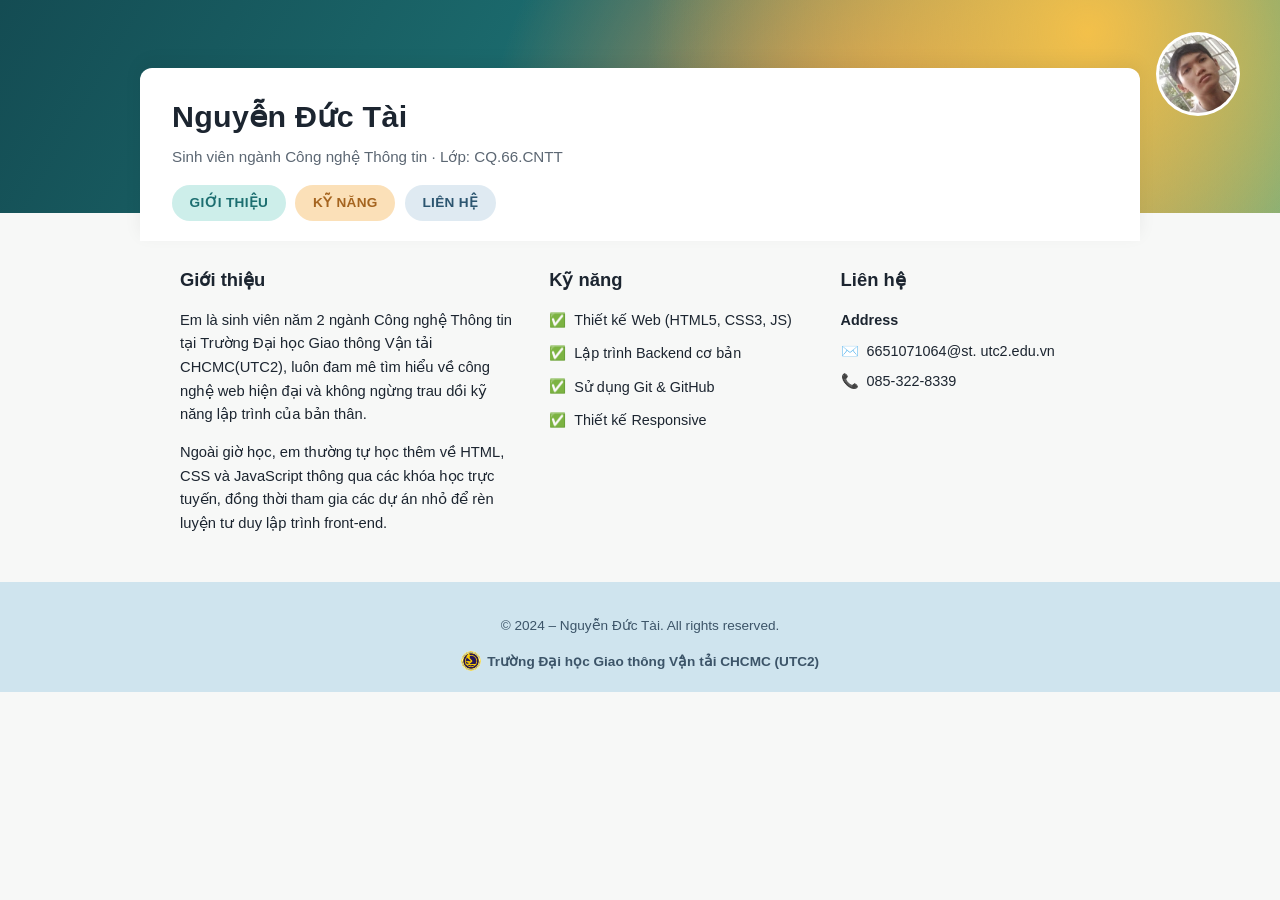
<file: 6651071064_BTLT3/C1_6650171064/index.html>
<!DOCTYPE html>
<html lang="vi">
<head>
  <meta charset="UTF-8">
  <meta name="viewport" content="width=device-width, initial-scale=1.0">
  <meta name="description" content="Trang giới thiệu cá nhân của sinh viên">
  <meta name="author" content="Nguyễn Đức Tài">
  <meta name="keywords" content="sinh viên, CNTT, giới thiệu">
  <title>Giới thiệu bản thân – Nguyễn Đức Tài</title>
  <link rel="stylesheet" href="style.css">
</head>
<body>

  <header>
    <div class="avatar-wrap">
      <img src="avatar.png" alt="Ảnh đại diện Nguyễn Đức Tài">
    </div>

    <div class="banner-card">
      <hgroup>
        <h1>Nguyễn Đức Tài</h1>
        <h2>Sinh viên ngành Công nghệ Thông tin · Lớp: CQ.66.CNTT</h2>
      </hgroup>
      <nav>
        <a href="#gioithieu">GIỚI THIỆU</a>
        <a href="#kynang">KỸ NĂNG</a>
        <a href="#lienhe">LIÊN HỆ</a>
      </nav>
    </div>
  </header>

  <main>
    <section id="gioithieu">
      <h2>Giới thiệu</h2>
      <p>Em là sinh viên năm 2 ngành Công nghệ Thông tin tại Trường Đại học Giao thông Vận tải CHCMC(UTC2), luôn đam mê tìm hiểu về công nghệ web hiện đại và không ngừng trau dồi kỹ năng lập trình của bản thân.</p>
      <p>Ngoài giờ học, em thường tự học thêm về HTML, CSS và JavaScript thông qua các khóa học trực tuyến, đồng thời tham gia các dự án nhỏ để rèn luyện tư duy lập trình front-end.</p>
    </section>

    <section id="kynang">
      <h2>Kỹ năng</h2>
      <ul>
        <li>Thiết kế Web (HTML5, CSS3, JS)</li>
        <li>Lập trình Backend cơ bản</li>
        <li>Sử dụng Git &amp; GitHub</li>
        <li>Thiết kế Responsive</li>
      </ul>
    </section>

    <section id="lienhe">
      <h2>Liên hệ</h2>
      <address>
        <span class="label">Address</span>
        <span>✉️ <a href="mailto:ducbi2708@gmail.com">6651071064@st. utc2.edu.vn</a></span>
        <span>📞 <a href="tel:0853228339">085-322-8339</a></span>
      </address>
    </section>
  </main>

  <footer>
    <p>&copy; 2024 – Nguyễn Đức Tài. All rights reserved.</p>
    <div class="school">
      <img src="utc.png" alt="Logo UTC">
      <span>Trường Đại học Giao thông Vận tải CHCMC (UTC2)</span>
    </div>
  </footer>

</body>
</html>
</file>
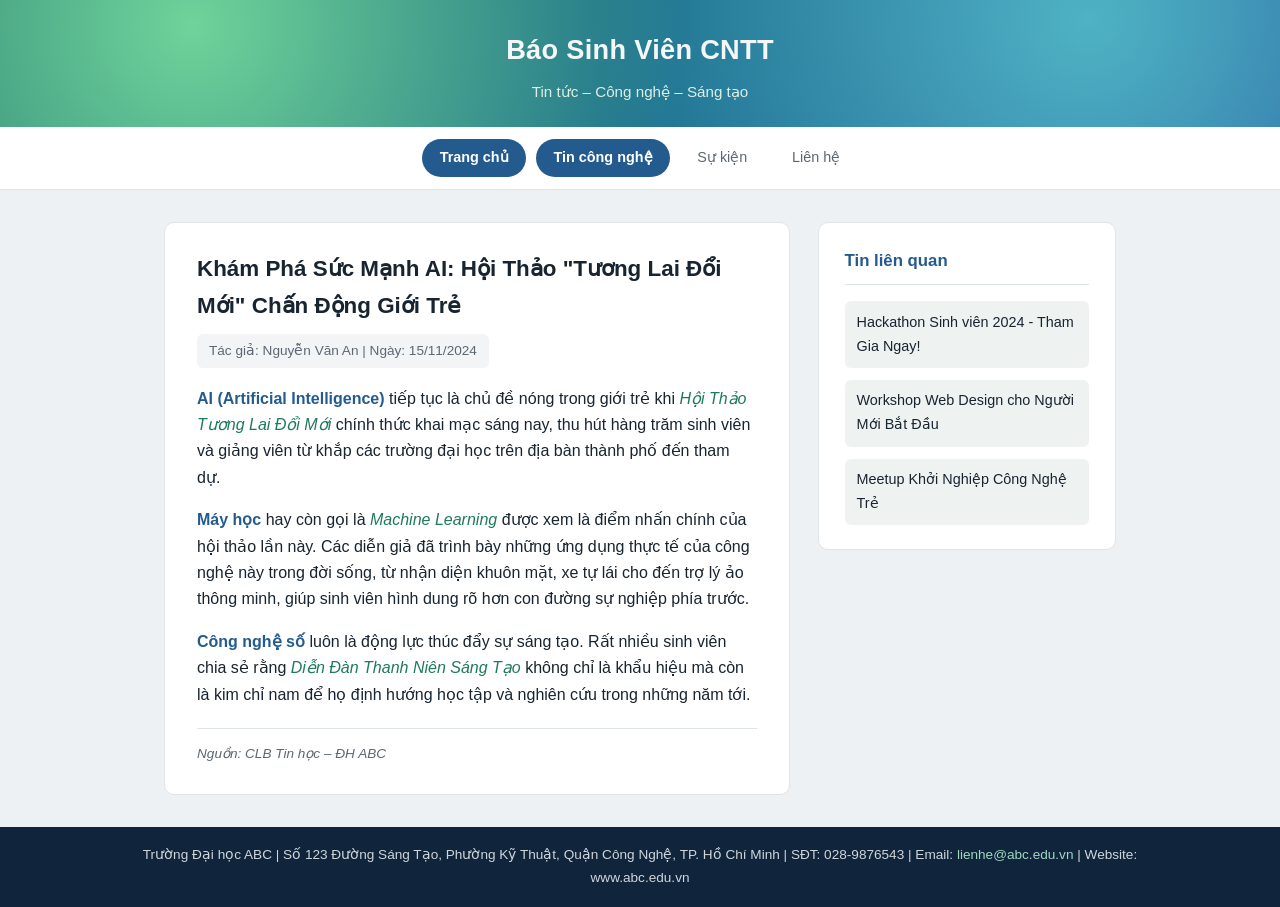
<file: 6651071064_BTLT3/C2_6650171064/tintuc.html>
<!DOCTYPE html>
<html lang="vi">
<head>
  <meta charset="UTF-8">
  <meta name="viewport" content="width=device-width, initial-scale=1.0">
  <meta name="description" content="Trang tin tức của CLB Sinh viên CNTT">
  <title>Báo Sinh Viên CNTT – Tin tức</title>
  <link rel="stylesheet" href="style.css">
</head>
<body>

  <header>
    <hgroup>
      <h1>Báo Sinh Viên CNTT</h1>
      <p>Tin tức – Công nghệ – Sáng tạo</p>
    </hgroup>
  </header>

  <nav>
    <a href="#" class="active">Trang chủ</a>
    <a href="#" class="active">Tin công nghệ</a>
    <a href="#">Sự kiện</a>
    <a href="#">Liên hệ</a>
  </nav>

  <main>
    <article>
      <header>
        <h2>Khám Phá Sức Mạnh AI: Hội Thảo "Tương Lai Đổi Mới" Chấn Động Giới Trẻ</h2>
        <p>Tác giả: Nguyễn Văn An | Ngày: 15/11/2024</p>
      </header>

      <p class="noidung"><strong>AI (Artificial Intelligence)</strong> tiếp tục là chủ đề nóng trong giới trẻ khi <em>Hội Thảo Tương Lai Đổi Mới</em> chính thức khai mạc sáng nay, thu hút hàng trăm sinh viên và giảng viên từ khắp các trường đại học trên địa bàn thành phố đến tham dự.</p>

      <p class="noidung"><strong>Máy học</strong> hay còn gọi là <em>Machine Learning</em> được xem là điểm nhấn chính của hội thảo lần này. Các diễn giả đã trình bày những ứng dụng thực tế của công nghệ này trong đời sống, từ nhận diện khuôn mặt, xe tự lái cho đến trợ lý ảo thông minh, giúp sinh viên hình dung rõ hơn con đường sự nghiệp phía trước.</p>

      <p class="noidung"><strong>Công nghệ số</strong> luôn là động lực thúc đẩy sự sáng tạo. Rất nhiều sinh viên chia sẻ rằng <em>Diễn Đàn Thanh Niên Sáng Tạo</em> không chỉ là khẩu hiệu mà còn là kim chỉ nam để họ định hướng học tập và nghiên cứu trong những năm tới.</p>

      <footer>
        Nguồn: CLB Tin học – ĐH ABC
      </footer>
    </article>

    <aside>
      <h3>Tin liên quan</h3>
      <ul>
        <li><a href="#">Hackathon Sinh viên 2024 - Tham Gia Ngay!</a></li>
        <li><a href="#">Workshop Web Design cho Người Mới Bắt Đầu</a></li>
        <li><a href="#">Meetup Khởi Nghiệp Công Nghệ Trẻ</a></li>
      </ul>
    </aside>
  </main>

  <footer class="site-footer">
    <address>
      Trường Đại học ABC | Số 123 Đường Sáng Tạo, Phường Kỹ Thuật, Quận Công Nghệ, TP. Hồ Chí Minh | SĐT: 028-9876543 | Email: <a href="mailto:lienhe@abc.edu.vn">lienhe@abc.edu.vn</a> | Website: www.abc.edu.vn
    </address>
  </footer>

</body>
</html>
</file>
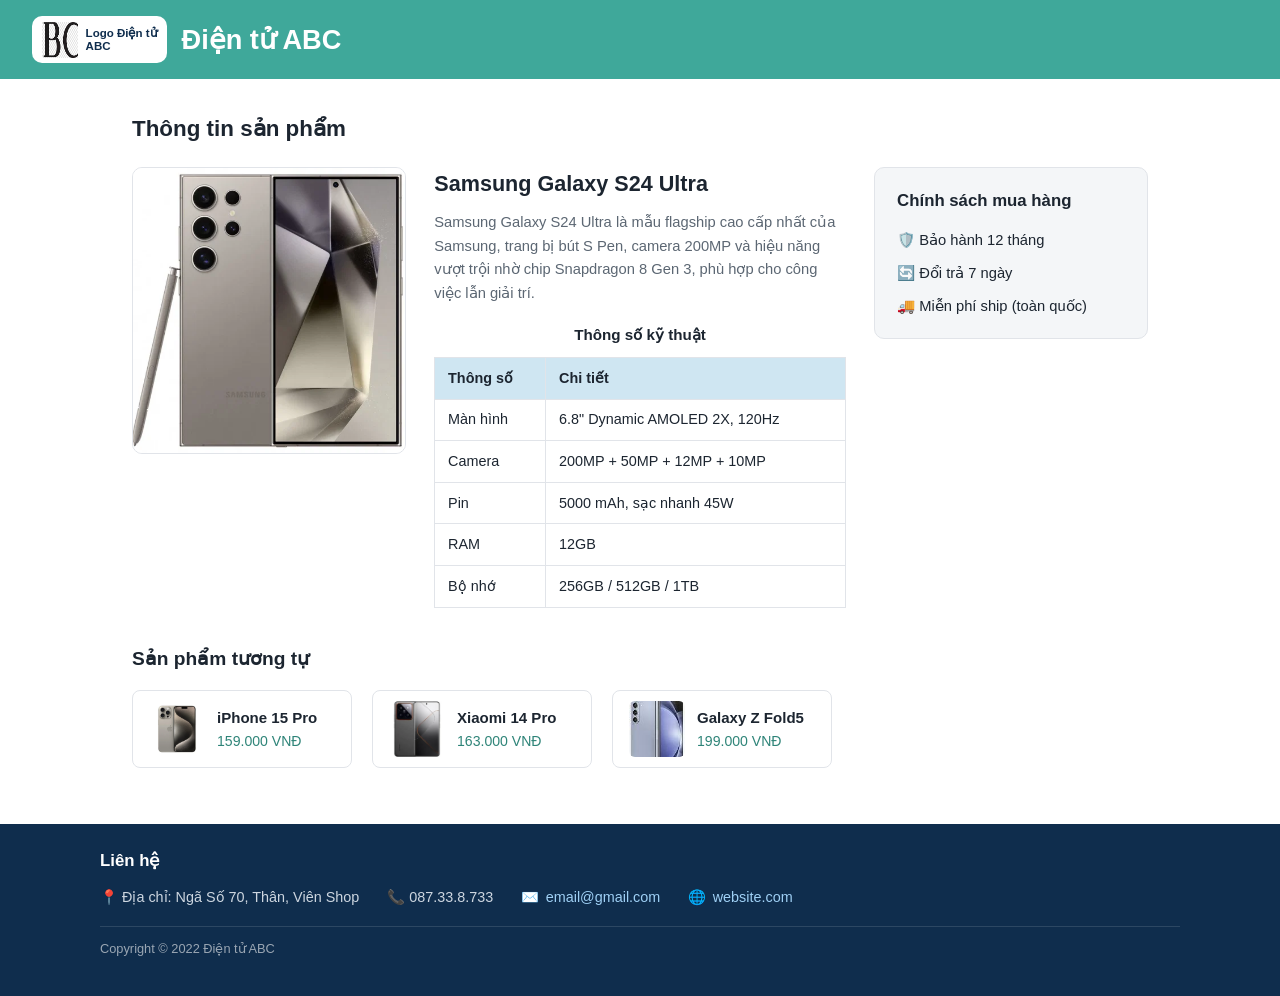
<file: 6651071064_BTLT3/C3_6650171064/sanpham.html>
<!DOCTYPE html>
<html lang="vi">
<head>
  <meta charset="UTF-8">
  <meta name="viewport" content="width=device-width, initial-scale=1.0">
  <meta name="description" content="Trang sản phẩm điện thoại Samsung Galaxy S24 Ultra">
  <title>Điện tử ABC – Samsung Galaxy S24 Ultra</title>
  <link rel="stylesheet" href="style.css">
</head>
<body>

  <header>
    <div class="logo-badge">
      <img src="logo-icon.png" alt="Logo Điện tử ABC">
      <span>Logo Điện tử<br>ABC</span>
    </div>
    <h1>Điện tử ABC</h1>
  </header>

  <main>
    <h2 class="page-title">Thông tin sản phẩm</h2>

    <div class="product-layout">
      <div class="product-media">
        <img src="s24ultra.jpg" alt="Samsung Galaxy S24 Ultra" width="400" height="400">
      </div>

      <div class="product-body">
        <h3>Samsung Galaxy S24 Ultra</h3>
        <p>Samsung Galaxy S24 Ultra là mẫu flagship cao cấp nhất của Samsung, trang bị bút S Pen, camera 200MP và hiệu năng vượt trội nhờ chip Snapdragon 8 Gen 3, phù hợp cho công việc lẫn giải trí.</p>

        <table>
          <caption>Thông số kỹ thuật</caption>
          <thead>
            <tr>
              <th scope="col">Thông số</th>
              <th scope="col">Chi tiết</th>
            </tr>
          </thead>
          <tbody>
            <tr>
              <th scope="row">Màn hình</th>
              <td>6.8" Dynamic AMOLED 2X, 120Hz</td>
            </tr>
            <tr>
              <th scope="row">Camera</th>
              <td>200MP + 50MP + 12MP + 10MP</td>
            </tr>
            <tr>
              <th scope="row">Pin</th>
              <td>5000 mAh, sạc nhanh 45W</td>
            </tr>
            <tr>
              <th scope="row">RAM</th>
              <td>12GB</td>
            </tr>
            <tr>
              <th scope="row">Bộ nhớ</th>
              <td>256GB / 512GB / 1TB</td>
            </tr>
          </tbody>
        </table>
      </div>

      <aside>
        <h3>Chính sách mua hàng</h3>
        <ul>
          <li>🛡️ Bảo hành 12 tháng</li>
          <li>🔄 Đổi trả 7 ngày</li>
          <li>🚚 Miễn phí ship (toàn quốc)</li>
        </ul>
      </aside>
    </div>

    <section id="sanphamtuongtu">
      <h3>Sản phẩm tương tự</h3>
      <ol>
        <li class="similar-card">
          <img src="iphone15pro.jpg" alt="iPhone 15 Pro">
          <div>
            <div class="name">iPhone 15 Pro</div>
            <div class="price">159.000 VNĐ</div>
          </div>
        </li>
        <li class="similar-card">
          <img src="xiaomi14pro.jpg" alt="Xiaomi 14 Pro">
          <div>
            <div class="name">Xiaomi 14 Pro</div>
            <div class="price">163.000 VNĐ</div>
          </div>
        </li>
        <li class="similar-card">
          <img src="foldz5.jpg" alt="Galaxy Z Fold5">
          <div>
            <div class="name">Galaxy Z Fold5</div>
            <div class="price">199.000 VNĐ</div>
          </div>
        </li>
      </ol>
    </section>
  </main>

  <footer>
    <div class="footer-inner">
      <h4>Liên hệ</h4>
      <address>
        <span>📍 Địa chỉ: Ngã Số 70, Thân, Viên Shop</span>
        <span>📞 087.33.8.733</span>
        <span>✉️ <a href="mailto:email@gmail.com">email@gmail.com</a></span>
        <span>🌐 <a href="#">website.com</a></span>
      </address>
      <p class="copyright">Copyright © 2022 Điện tử ABC</p>
    </div>
  </footer>

</body>
</html>
</file>
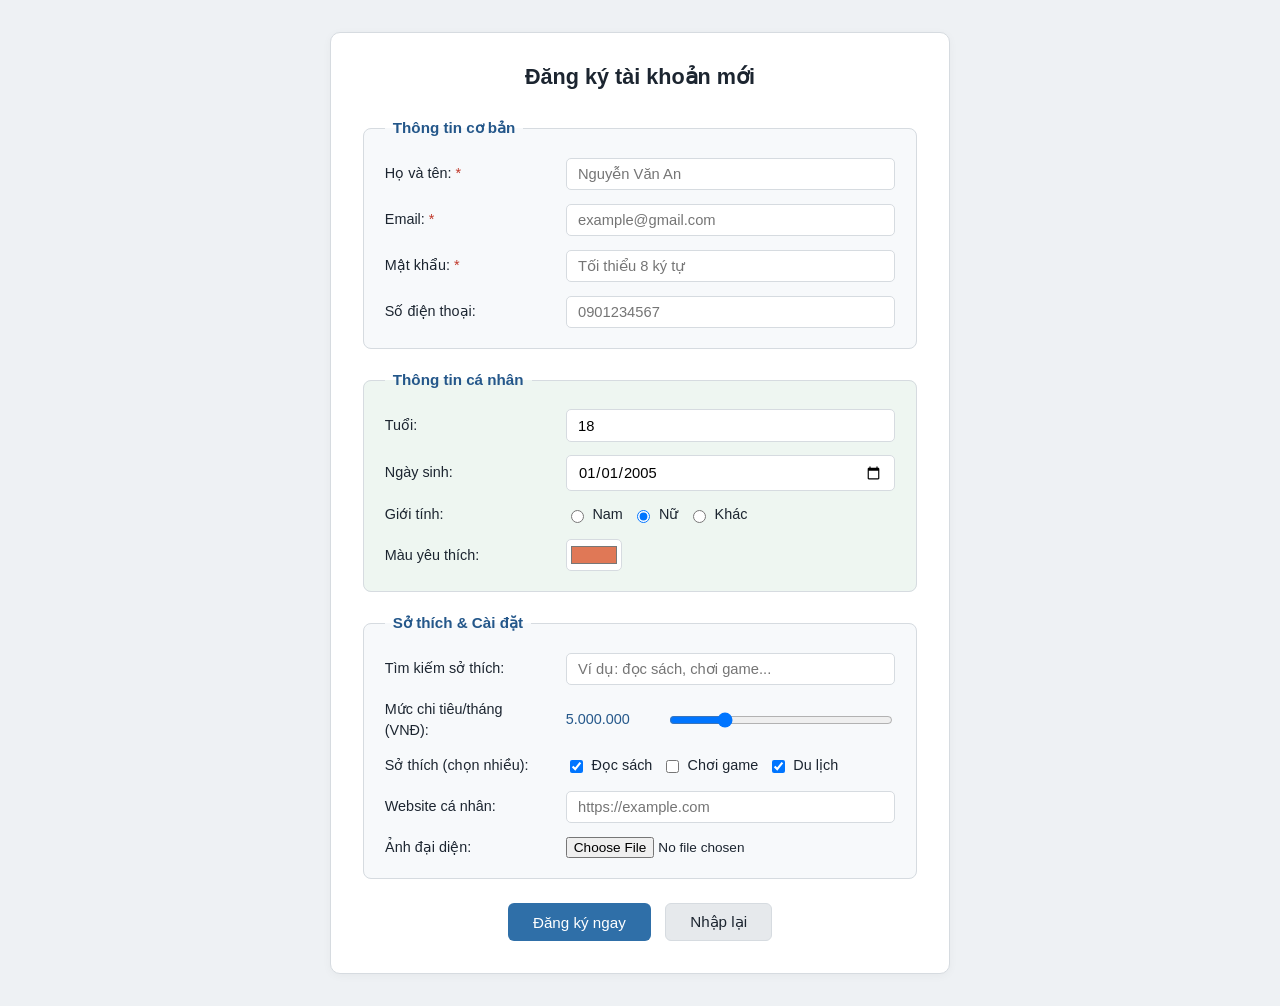
<file: 6651071064_BTLT3/C5_6650171064/dangky.html>
<!DOCTYPE html>
<html lang="vi">
<head>
  <meta charset="UTF-8">
  <meta name="viewport" content="width=device-width, initial-scale=1.0">
  <meta name="description" content="Trang đăng ký tài khoản ShopVN">
  <title>ShopVN – Đăng ký tài khoản</title>
  <link rel="stylesheet" href="style.css">
</head>
<body>

  <div class="form-card">
    <h1>Đăng ký tài khoản mới</h1>

    <form action="xu_ly_dangky.php" method="POST" enctype="multipart/form-data" name="formDangKy" id="formDangKy">

      <fieldset>
        <legend>Thông tin cơ bản</legend>

        <div class="form-row">
          <label for="hoten">Họ và tên: <span class="required">*</span></label>
          <div class="field">
            <input type="text" id="hoten" name="hoten" placeholder="Nguyễn Văn An" required>
          </div>
        </div>

        <div class="form-row">
          <label for="email">Email: <span class="required">*</span></label>
          <div class="field">
            <input type="email" id="email" name="email" placeholder="example@gmail.com" required>
          </div>
        </div>

        <div class="form-row">
          <label for="matkhau">Mật khẩu: <span class="required">*</span></label>
          <div class="field">
            <input type="password" id="matkhau" name="matkhau" placeholder="Tối thiểu 8 ký tự" minlength="8" required>
          </div>
        </div>

        <div class="form-row">
          <label for="sdt">Số điện thoại:</label>
          <div class="field">
            <input type="tel" id="sdt" name="sdt" placeholder="0901234567" pattern="0[0-9]{9}" title="Số điện thoại gồm 10 số, bắt đầu bằng 0">
          </div>
        </div>
      </fieldset>

      <fieldset>
        <legend>Thông tin cá nhân</legend>

        <div class="form-row">
          <label for="tuoi">Tuổi:</label>
          <div class="field">
            <input type="number" id="tuoi" name="tuoi" min="16" max="100" step="1" value="18">
          </div>
        </div>

        <div class="form-row">
          <label for="ngaysinh">Ngày sinh:</label>
          <div class="field">
            <input type="date" id="ngaysinh" name="ngaysinh" value="2005-01-01">
          </div>
        </div>

        <div class="form-row">
          <label id="gioitinh-label">Giới tính:</label>
          <div class="field radio-group" role="group" aria-labelledby="gioitinh-label">
            <label><input type="radio" name="gioitinh" value="nam"> Nam</label>
            <label><input type="radio" name="gioitinh" value="nu" checked> Nữ</label>
            <label><input type="radio" name="gioitinh" value="khac"> Khác</label>
          </div>
        </div>

        <div class="form-row">
          <label for="mausac">Màu yêu thích:</label>
          <div class="field">
            <input type="color" id="mausac" name="mausac" value="#e07856">
          </div>
        </div>
      </fieldset>

      <fieldset>
        <legend>Sở thích &amp; Cài đặt</legend>

        <div class="form-row">
          <label for="timkiem">Tìm kiếm sở thích:</label>
          <div class="field">
            <input type="search" id="timkiem" name="timkiem" placeholder="Ví dụ: đọc sách, chơi game...">
          </div>
        </div>

        <div class="form-row">
          <label for="chitieu">Mức chi tiêu/tháng (VNĐ):</label>
          <div class="field">
            <output id="chitieu-value" for="chitieu">5.000.000</output>
            <input type="range" id="chitieu" name="chitieu" min="500000" max="20000000" step="500000" value="5000000"
                   oninput="document.getElementById('chitieu-value').value = Number(this.value).toLocaleString('vi-VN')">
          </div>
        </div>

        <div class="form-row">
          <label id="sothich-label">Sở thích (chọn nhiều):</label>
          <div class="field checkbox-group" role="group" aria-labelledby="sothich-label">
            <label><input type="checkbox" name="sothich[]" value="docsach" checked> Đọc sách</label>
            <label><input type="checkbox" name="sothich[]" value="choigame"> Chơi game</label>
            <label><input type="checkbox" name="sothich[]" value="dulich" checked> Du lịch</label>
          </div>
        </div>

        <div class="form-row">
          <label for="website">Website cá nhân:</label>
          <div class="field">
            <input type="url" id="website" name="website" placeholder="https://example.com">
          </div>
        </div>

        <div class="form-row">
          <label for="anhdaidien">Ảnh đại diện:</label>
          <div class="field">
            <input type="file" id="anhdaidien" name="anhdaidien" accept="image/*">
          </div>
        </div>
      </fieldset>

      <div class="actions">
        <button type="submit">Đăng ký ngay</button>
        <button type="reset">Nhập lại</button>
      </div>

    </form>
  </div>

</body>
</html>
</file>
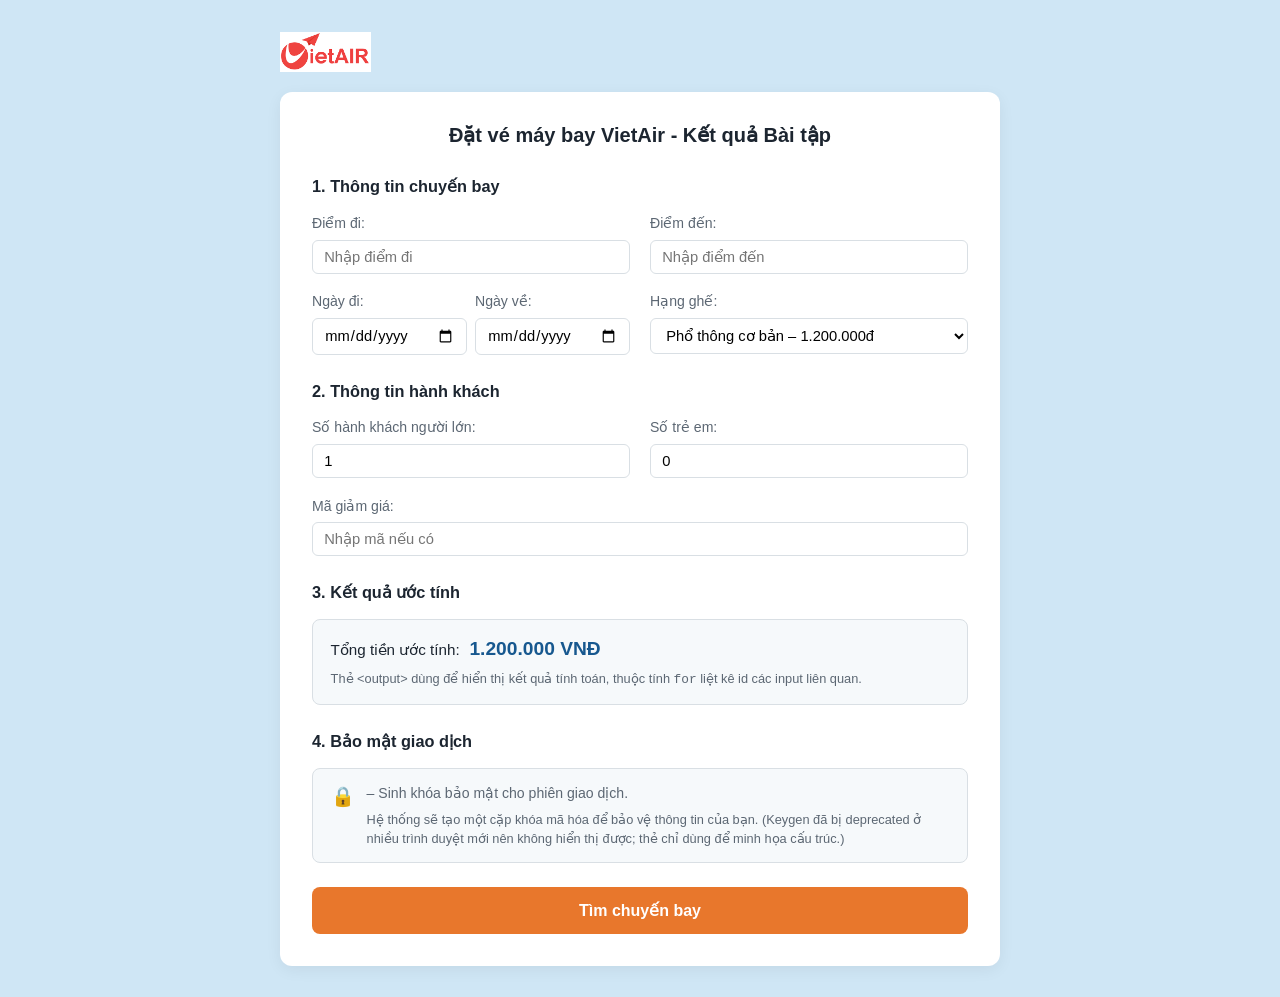
<file: 6651071064_BTLT3/C6_6650171064/datve.html>
<!DOCTYPE html>
<html lang="vi">
<head>
  <meta charset="UTF-8">
  <meta name="viewport" content="width=device-width, initial-scale=1.0">
  <meta name="description" content="Form đặt vé máy bay trực tuyến VietAir">
  <title>Đặt vé máy bay VietAir</title>
  <link rel="stylesheet" href="style.css">
</head>
<body>

  <div class="page">
    <div class="logo">
      <img src="logo.png" alt="Logo VietAir" height="40">
    </div>

    <div class="form-card">
      <h1>Đặt vé máy bay VietAir - Kết quả Bài tập</h1>

      <form action="xu_ly_ve.php" method="POST" id="formDatVe">

        <!-- Datalist dùng chung cho Điểm đi / Điểm đến -->
        <datalist id="danhsach_thanh_pho">
          <option value="Hà Nội – HAN">
          <option value="TP. Hồ Chí Minh – SGN">
          <option value="Đà Nẵng – DAD">
          <option value="Nha Trang – CXR">
          <option value="Phú Quốc – PQC">
          <option value="Hải Phòng – HPH">
          <option value="Cần Thơ – VCA">
        </datalist>

        <section class="step">
          <h2>1. Thông tin chuyến bay</h2>

          <div class="grid-2">
            <div class="field-group">
              <label for="diem_di">Điểm đi:</label>
              <input type="text" name="diem_di" id="diem_di" list="danhsach_thanh_pho" placeholder="Nhập điểm đi">
            </div>

            <div class="field-group">
              <label for="diem_den">Điểm đến:</label>
              <input type="text" name="diem_den" id="diem_den" list="danhsach_thanh_pho" placeholder="Nhập điểm đến">
            </div>
          </div>

          <div class="grid-2" style="margin-top: 1.1rem;">
            <div class="date-pair">
              <div class="field-group">
                <label for="ngay_di">Ngày đi:</label>
                <input type="date" name="ngay_di" id="ngay_di" required>
              </div>
              <div class="field-group">
                <label for="ngay_ve">Ngày về:</label>
                <input type="date" name="ngay_ve" id="ngay_ve">
              </div>
            </div>

            <div class="field-group">
              <label for="hang_ghe">Hạng ghế:</label>
              <select name="hang_ghe" id="hang_ghe">
                <optgroup label="Phổ thông">
                  <option value="eco_basic">Phổ thông cơ bản – 1.200.000đ</option>
                  <option value="eco_flex">Phổ thông linh hoạt – 1.800.000đ</option>
                </optgroup>
                <optgroup label="Thương gia">
                  <option value="biz">Thương gia – 4.500.000đ</option>
                </optgroup>
              </select>
            </div>
          </div>
        </section>

        <section class="step">
          <h2>2. Thông tin hành khách</h2>

          <div class="grid-2">
            <div class="field-group">
              <label for="nguoi_lon">Số hành khách người lớn:</label>
              <input type="number" name="nguoi_lon" id="nguoi_lon" min="1" max="9" value="1">
            </div>

            <div class="field-group">
              <label for="tre_em">Số trẻ em:</label>
              <input type="number" name="tre_em" id="tre_em" min="0" max="9" value="0">
            </div>
          </div>

          <div class="field-group" style="margin-top: 1.1rem;">
            <label for="ma_giam">Mã giảm giá:</label>
            <input type="text" name="ma_giam" id="ma_giam" placeholder="Nhập mã nếu có" list="ma_uu_dai">
            <datalist id="ma_uu_dai">
              <option value="SUMMER20">
              <option value="NEWMEMBER">
              <option value="HOLIDAY50">
            </datalist>
          </div>
        </section>

        <section class="step">
          <h2>3. Kết quả ước tính</h2>
          <div class="result-box">
            <label for="tong_tien">Tổng tiền ước tính:</label>
            <output name="tong_tien" id="tong_tien" for="hang_ghe nguoi_lon tre_em">0 VNĐ</output>
            <div class="result-note">
              Thẻ &lt;output&gt; dùng để hiển thị kết quả tính toán, thuộc tính <code>for</code> liệt kê id các input liên quan.
            </div>
          </div>
        </section>

        <section class="step">
          <h2>4. Bảo mật giao dịch</h2>
          <div class="security-box">
            <span class="icon">🔒</span>
            <span>
              <keygen name="security_key" keytype="rsa"></keygen>
              – Sinh khóa bảo mật cho phiên giao dịch.
              <div class="result-note">
                Hệ thống sẽ tạo một cặp khóa mã hóa để bảo vệ thông tin của bạn.
                (Keygen đã bị deprecated ở nhiều trình duyệt mới nên không hiển thị được; thẻ chỉ dùng để minh họa cấu trúc.)
              </div>
            </span>
          </div>
        </section>

        <div class="actions">
          <button type="submit">Tìm chuyến bay</button>
        </div>

      </form>
    </div>
  </div>

  <script>
    const hangGhe = document.getElementById('hang_ghe');
    const nguoiLon = document.getElementById('nguoi_lon');
    const treEm = document.getElementById('tre_em');
    const maGiam = document.getElementById('ma_giam');
    const tongTien = document.getElementById('tong_tien');

    const giaVe = {
      eco_basic: 1200000,
      eco_flex: 1800000,
      biz: 4500000
    };

    const giamGia = {
      SUMMER20: 0.20,
      NEWMEMBER: 0.10,
      HOLIDAY50: 0.50
    };

    function tinhTongTien() {
      const gia = giaVe[hangGhe.value] || 0;
      const soNguoiLon = Number(nguoiLon.value) || 0;
      const soTreEm = Number(treEm.value) || 0;
      let tong = gia * soNguoiLon + gia * 0.75 * soTreEm;

      const ma = maGiam.value.trim().toUpperCase();
      if (giamGia[ma]) {
        tong = tong * (1 - giamGia[ma]);
      }

      tongTien.value = Math.round(tong).toLocaleString('vi-VN') + ' VNĐ';
    }

    [hangGhe, nguoiLon, treEm, maGiam].forEach(el => {
      el.addEventListener('input', tinhTongTien);
      el.addEventListener('change', tinhTongTien);
    });

    tinhTongTien();
  </script>

</body>
</html>
</file>
<file: 6651071064_BTLT3/C1_6650171064/style.css>
:root {
  --ink: #1c2530;
  --muted: #5c6773;
  --line: #e6e6e2;
  --teal: #1c6e70;
  --orange: #e8944a;
  --pill-teal: #cdeeea;
  --pill-orange: #fbe0b8;
  --pill-blue: #dfeaf2;
  --footer-bg: #cfe4ee;
}

* { box-sizing: border-box; }

body {
  margin: 0;
  font-family: "Segoe UI", Roboto, Arial, sans-serif;
  background: #f7f8f7;
  color: var(--ink);
  line-height: 1.6;
}

a { color: inherit; text-decoration: none; }

/* ---------- HEADER / BANNER ---------- */
header {
  position: relative;
  background:
    radial-gradient(circle at 85% 15%, #f3c04a 0%, rgba(243,192,74,0) 40%),
    radial-gradient(circle at 70% 80%, #e8944a 0%, rgba(232,148,74,0) 45%),
    linear-gradient(120deg, #144c53 0%, #1c6e70 45%, #2f8a80 75%, #3fa793 100%);
  padding: 2.5rem 2.5rem 0;
  min-height: 210px;
}

.avatar-wrap {
  position: absolute;
  top: 2rem;
  right: 2.5rem;
  width: 84px;
  height: 84px;
  border-radius: 50%;
  overflow: hidden;
  border: 3px solid rgba(255,255,255,0.85);
  background: #fff;
}

.avatar-wrap img { width: 100%; height: 100%; object-fit: cover; display: block; }

.banner-card {
  max-width: 1000px;
  margin: 0 auto;
  background: #ffffff;
  border-radius: 12px 12px 0 0;
  padding: 1.5rem 2rem 1.25rem;
  box-shadow: 0 -6px 18px rgba(0,0,0,0.06);
  position: relative;
  top: 1.75rem;
}

hgroup h1 {
  margin: 0;
  font-size: 1.9rem;
  font-weight: 800;
  letter-spacing: 0.3px;
  color: var(--ink);
}

hgroup h2 {
  margin: 0.25rem 0 1rem;
  font-size: 0.95rem;
  font-weight: 400;
  color: var(--muted);
}

nav {
  display: flex;
  gap: 0.6rem;
  flex-wrap: wrap;
}

nav a {
  padding: 0.45rem 1.1rem;
  border-radius: 999px;
  font-size: 0.85rem;
  font-weight: 600;
  letter-spacing: 0.3px;
}

nav a:nth-child(1) { background: var(--pill-teal); color: var(--teal); }
nav a:nth-child(2) { background: var(--pill-orange); color: #a5641f; }
nav a:nth-child(3) { background: var(--pill-blue); color: #2c5570; }

nav a:hover,
nav a:focus-visible { filter: brightness(0.95); }

/* ---------- MAIN ---------- */
main {
  max-width: 1000px;
  margin: 3.25rem auto 0;
  padding: 0 2.5rem 2rem;
  display: grid;
  grid-template-columns: 1.3fr 1fr 1fr;
  gap: 2rem;
}

section h2 {
  font-size: 1.15rem;
  margin: 0 0 0.9rem;
  color: var(--ink);
}

#gioithieu p {
  font-size: 0.92rem;
  color: var(--ink);
  margin: 0 0 0.9rem;
}

#kynang ul {
  list-style: none;
  margin: 0;
  padding: 0;
  display: flex;
  flex-direction: column;
  gap: 0.65rem;
}

#kynang li {
  font-size: 0.9rem;
  display: flex;
  align-items: center;
  gap: 0.5rem;
}

#kynang li::before {
  content: "✅";
  font-size: 0.85rem;
}

#lienhe address {
  font-style: normal;
  font-size: 0.9rem;
}

#lienhe address .label {
  font-weight: 700;
  display: block;
  margin-bottom: 0.5rem;
}

#lienhe address span {
  display: flex;
  align-items: center;
  gap: 0.5rem;
  margin-bottom: 0.45rem;
  color: var(--ink);
}

/* ---------- FOOTER ---------- */
footer {
  background: var(--footer-bg);
  text-align: center;
  padding: 1.25rem 1.5rem;
  font-size: 0.85rem;
  color: #3c5468;
}

footer .school {
  display: flex;
  align-items: center;
  justify-content: center;
  gap: 0.4rem;
  margin-top: 0.5rem;
  font-weight: 600;
}

footer .school img {
  width: 20px;
  height: 20px;
  border-radius: 50%;
}

@media (max-width: 780px) {
  main { grid-template-columns: 1fr; }
  .banner-card { top: 0; margin-top: 1.5rem; border-radius: 12px; }
  header { padding-bottom: 1.5rem; }
}
</file>
<file: 6651071064_BTLT3/C2_6650171064/style.css>
:root {
  --ink: #182430;
  --paper: #eef1f3;
  --card: #ffffff;
  --line: #dfe4e6;
  --accent: #1f7a5c;
  --accent-2: #245b8f;
  --muted: #5c6773;
  --navy: #10243b;
}

* { box-sizing: border-box; }

body {
  margin: 0;
  font-family: "Segoe UI", Roboto, Arial, sans-serif;
  background: var(--paper);
  color: var(--ink);
  line-height: 1.65;
}

a { color: inherit; }

/* ---------- HEADER ---------- */
header {
  background:
    radial-gradient(circle at 15% 20%, #6fd39a 0%, rgba(111,211,154,0) 45%),
    radial-gradient(circle at 85% 15%, #4fb3c4 0%, rgba(79,179,196,0) 45%),
    linear-gradient(120deg, #1b6e6a 0%, #1c6f8f 55%, #2557a0 100%);
  color: #f4f6f7;
  padding: 1.75rem 1.5rem 1.4rem;
  text-align: center;
}

header hgroup h1 {
  margin: 0;
  font-size: 1.7rem;
  font-weight: 700;
  letter-spacing: 0.3px;
}

header hgroup p {
  margin: 0.4rem 0 0;
  font-size: 0.95rem;
  color: #dceee5;
}

/* ---------- NAV ---------- */
nav {
  background: var(--card);
  border-bottom: 1px solid var(--line);
  display: flex;
  justify-content: center;
  gap: 0.6rem;
  padding: 0.75rem 1rem;
  flex-wrap: wrap;
}

nav a {
  text-decoration: none;
  font-size: 0.9rem;
  padding: 0.45rem 1.1rem;
  border-radius: 999px;
  color: var(--muted);
}

nav a.active {
  background: var(--accent-2);
  color: #ffffff;
  font-weight: 600;
}

nav a:hover,
nav a:focus-visible {
  background: #eef3f1;
}

nav a.active:hover,
nav a.active:focus-visible {
  background: var(--accent-2);
}

/* ---------- LAYOUT ---------- */
main {
  max-width: 1000px;
  margin: 2rem auto;
  padding: 0 1.5rem;
  display: grid;
  grid-template-columns: 2.1fr 1fr;
  gap: 1.75rem;
  align-items: start;
}

article {
  background: var(--card);
  border: 1px solid var(--line);
  border-radius: 10px;
  padding: 1.75rem 2rem;
}

article > header {
  background: none;
  color: inherit;
  padding: 0;
  margin-bottom: 1.1rem;
  text-align: left;
}

article > header h2 {
  margin: 0 0 0.6rem;
  font-size: 1.4rem;
  color: var(--ink);
}

article > header p {
  margin: 0;
  font-size: 0.85rem;
  color: var(--muted);
  background: #f2f4f6;
  display: inline-block;
  padding: 0.35rem 0.75rem;
  border-radius: 6px;
}

article p.noidung {
  margin: 0 0 1rem;
}

article strong {
  color: var(--accent-2);
}

article em {
  color: var(--accent);
  font-style: italic;
}

article > footer {
  margin-top: 1.25rem;
  padding-top: 0.9rem;
  border-top: 1px solid var(--line);
  font-size: 0.85rem;
  color: var(--muted);
  font-style: italic;
}

/* ---------- ASIDE ---------- */
aside {
  background: var(--card);
  border: 1px solid var(--line);
  border-radius: 10px;
  padding: 1.5rem 1.6rem;
}

aside h3 {
  margin: 0 0 1rem;
  font-size: 1.05rem;
  color: var(--accent-2);
  border-bottom: 1px solid var(--line);
  padding-bottom: 0.6rem;
}

aside ul {
  list-style: none;
  margin: 0;
  padding: 0;
  display: flex;
  flex-direction: column;
  gap: 0.75rem;
}

aside li a {
  text-decoration: none;
  display: block;
  padding: 0.6rem 0.75rem;
  border-radius: 6px;
  background: #eef3f1;
  font-size: 0.9rem;
  color: var(--ink);
}

aside li a:hover,
aside li a:focus-visible {
  background: #dceee5;
}

/* ---------- PAGE FOOTER ---------- */
footer.site-footer {
  background: var(--navy);
  color: #cfd6db;
  padding: 1.1rem 1.5rem;
  font-size: 0.85rem;
  text-align: center;
}

footer.site-footer address {
  font-style: normal;
  max-width: 1000px;
  margin: 0 auto;
}

footer.site-footer a {
  color: #9fd8c1;
  text-decoration: none;
}

@media (max-width: 720px) {
  main { grid-template-columns: 1fr; }
  article { padding: 1.4rem 1.3rem; }
}
</file>
<file: 6651071064_BTLT3/C3_6650171064/style.css>
:root {
  --ink: #1c2530;
  --paper: #ffffff;
  --line: #e1e4e9;
  --teal: #3fa89a;
  --teal-dark: #2e8478;
  --navy: #0f2d4d;
  --muted: #5c6773;
  --table-head: #cfe6f2;
}

* { box-sizing: border-box; }

body {
  margin: 0;
  font-family: "Segoe UI", Roboto, Arial, sans-serif;
  background: var(--paper);
  color: var(--ink);
  line-height: 1.6;
}

a { color: inherit; text-decoration: none; }

/* ---------- HEADER ---------- */
header {
  background: var(--teal);
  color: #ffffff;
  padding: 1rem 2rem;
  display: flex;
  align-items: center;
  gap: 0.9rem;
}

.logo-badge {
  background: #ffffff;
  border-radius: 10px;
  padding: 0.35rem 0.6rem;
  display: flex;
  align-items: center;
  gap: 0.5rem;
}

.logo-badge img { display: block; width: 36px; height: 36px; }

.logo-badge span {
  font-size: 0.72rem;
  color: var(--navy);
  font-weight: 600;
  line-height: 1.1;
}

header h1 {
  margin: 0;
  font-size: 1.7rem;
  font-weight: 700;
}

/* ---------- LAYOUT ---------- */
main {
  max-width: 1080px;
  margin: 0 auto;
  padding: 2rem 2rem 1rem;
}

main > h2.page-title {
  font-size: 1.4rem;
  margin: 0 0 1.25rem;
  color: var(--ink);
}

.product-layout {
  display: grid;
  grid-template-columns: 1fr 1.5fr 1fr;
  gap: 1.75rem;
  align-items: start;
}

.product-media img {
  width: 100%;
  max-width: 300px;
  height: auto;
  border-radius: 10px;
  border: 1px solid var(--line);
  display: block;
}

.product-body h3 {
  margin: 0 0 0.6rem;
  font-size: 1.35rem;
  color: var(--ink);
}

.product-body p {
  color: var(--muted);
  margin: 0 0 1.1rem;
  font-size: 0.92rem;
}

table {
  width: 100%;
  border-collapse: collapse;
  font-size: 0.9rem;
}

caption {
  text-align: center;
  font-weight: 600;
  color: var(--ink);
  margin-bottom: 0.6rem;
  font-size: 0.95rem;
}

thead th {
  background: var(--table-head);
  text-align: left;
  padding: 0.55rem 0.8rem;
  border: 1px solid var(--line);
}

tbody th {
  text-align: left;
  padding: 0.55rem 0.8rem;
  border: 1px solid var(--line);
  font-weight: 400;
}

tbody td {
  padding: 0.55rem 0.8rem;
  border: 1px solid var(--line);
}

/* ---------- ASIDE ---------- */
aside {
  background: #f4f6f8;
  border: 1px solid var(--line);
  border-radius: 10px;
  padding: 1.25rem 1.4rem;
}

aside h3 {
  margin: 0 0 0.85rem;
  font-size: 1.05rem;
  color: var(--ink);
}

aside ul {
  list-style: none;
  margin: 0;
  padding: 0;
  display: flex;
  flex-direction: column;
  gap: 0.6rem;
  font-size: 0.92rem;
}

aside li { display: flex; align-items: center; gap: 0.5rem; }

/* ---------- SIMILAR PRODUCTS ---------- */
section#sanphamtuongtu {
  margin-top: 2.25rem;
}

section#sanphamtuongtu h3 {
  font-size: 1.2rem;
  margin: 0 0 1rem;
}

section#sanphamtuongtu ol {
  list-style: none;
  margin: 0;
  padding: 0;
  display: flex;
  gap: 1.25rem;
  flex-wrap: wrap;
}

.similar-card {
  display: flex;
  align-items: center;
  gap: 0.75rem;
  border: 1px solid var(--line);
  border-radius: 8px;
  padding: 0.6rem 1rem;
  min-width: 220px;
}

.similar-card img {
  width: 56px;
  height: 56px;
  border-radius: 6px;
  object-fit: cover;
  flex-shrink: 0;
}

.similar-card .name {
  font-weight: 600;
  font-size: 0.94rem;
}

.similar-card .price {
  color: var(--teal-dark);
  font-size: 0.88rem;
}

/* ---------- FOOTER ---------- */
footer {
  background: var(--navy);
  color: #dfe6ee;
  padding: 1.5rem 2rem;
  margin-top: 2.5rem;
}

footer .footer-inner { max-width: 1080px; margin: 0 auto; }

footer h4 {
  margin: 0 0 0.75rem;
  font-size: 1.05rem;
  color: #ffffff;
}

footer address {
  font-style: normal;
  display: flex;
  flex-wrap: wrap;
  gap: 1.75rem;
  font-size: 0.9rem;
  color: #cdd6e0;
}

footer address span { display: flex; align-items: center; gap: 0.4rem; }

footer a { color: #9fd0f5; }

footer .copyright {
  margin-top: 1rem;
  font-size: 0.8rem;
  color: #9aa6b3;
  border-top: 1px solid rgba(255,255,255,0.12);
  padding-top: 0.75rem;
}

@media (max-width: 820px) {
  .product-layout { grid-template-columns: 1fr; }
}
</file>
<file: 6651071064_BTLT3/C5_6650171064/style.css>
:root {
  --ink: #1c2530;
  --muted: #5c6773;
  --line: #d6dbe0;
  --accent: #2f6fa8;
  --accent-dark: #24578a;
  --paper: #eef1f4;
  --card: #ffffff;
  --fieldset-bg: #f7f9fb;
  --fieldset-bg-2: #eef6f1;
}

* { box-sizing: border-box; }

body {
  margin: 0;
  font-family: "Segoe UI", Roboto, Arial, sans-serif;
  background: var(--paper);
  color: var(--ink);
  line-height: 1.5;
  padding: 2rem 1rem;
}

.form-card {
  max-width: 620px;
  margin: 0 auto;
  background: var(--card);
  border: 1px solid var(--line);
  border-radius: 10px;
  padding: 1.75rem 2rem 2rem;
  box-shadow: 0 2px 10px rgba(0,0,0,0.04);
}

.form-card h1 {
  text-align: center;
  font-size: 1.35rem;
  margin: 0 0 1.5rem;
  color: var(--ink);
}

fieldset {
  border: 1px solid var(--line);
  border-radius: 8px;
  padding: 1.1rem 1.3rem 1.25rem;
  margin: 0 0 1.25rem;
  background: var(--fieldset-bg);
}

fieldset:nth-of-type(2) {
  background: var(--fieldset-bg-2);
}

legend {
  padding: 0 0.5rem;
  font-weight: 600;
  font-size: 0.95rem;
  color: var(--accent-dark);
}

.form-row {
  display: flex;
  align-items: center;
  gap: 1rem;
  margin-bottom: 0.85rem;
}

.form-row:last-child { margin-bottom: 0; }

.form-row > label {
  flex: 0 0 165px;
  font-size: 0.9rem;
  color: var(--ink);
}

.form-row .field {
  flex: 1;
  display: flex;
  align-items: center;
  gap: 0.6rem;
}

input[type="text"],
input[type="email"],
input[type="password"],
input[type="tel"],
input[type="number"],
input[type="date"],
input[type="search"],
input[type="url"] {
  width: 100%;
  padding: 0.45rem 0.7rem;
  border: 1px solid var(--line);
  border-radius: 5px;
  font-size: 0.92rem;
  font-family: inherit;
  background: #ffffff;
}

input[type="text"]:focus,
input[type="email"]:focus,
input[type="password"]:focus,
input[type="tel"]:focus,
input[type="number"]:focus,
input[type="date"]:focus,
input[type="search"]:focus,
input[type="url"]:focus {
  outline: none;
  border-color: var(--accent);
}

input[type="color"] {
  width: 56px;
  height: 32px;
  padding: 2px;
  border: 1px solid var(--line);
  border-radius: 5px;
  background: #ffffff;
  cursor: pointer;
}

.radio-group,
.checkbox-group {
  display: flex;
  flex-wrap: wrap;
  gap: 1rem;
  font-size: 0.9rem;
}

.radio-group label,
.checkbox-group label {
  display: flex;
  align-items: center;
  gap: 0.35rem;
  font-weight: 400;
}

input[type="range"] {
  flex: 1;
}

output {
  font-size: 0.9rem;
  color: var(--accent-dark);
  min-width: 92px;
}

input[type="file"] {
  font-size: 0.85rem;
}

.required {
  color: #c0392b;
}

.actions {
  display: flex;
  justify-content: center;
  gap: 0.9rem;
  margin-top: 1.5rem;
}

button {
  font-family: inherit;
  font-size: 0.95rem;
  padding: 0.55rem 1.5rem;
  border-radius: 6px;
  border: 1px solid transparent;
  cursor: pointer;
}

button[type="submit"] {
  background: var(--accent);
  color: #ffffff;
}

button[type="submit"]:hover { background: var(--accent-dark); }

button[type="reset"] {
  background: #e6e9ec;
  color: var(--ink);
  border-color: var(--line);
}

button[type="reset"]:hover { background: #dadfe4; }

@media (max-width: 560px) {
  .form-row { flex-direction: column; align-items: flex-start; }
  .form-row > label { flex: none; }
}
</file>
<file: 6651071064_BTLT3/C6_6650171064/style.css>
:root {
  --ink: #1c2530;
  --muted: #5c6773;
  --line: #d9dfe4;
  --blue: #1f6fb2;
  --blue-dark: #17588f;
  --orange: #e8772c;
  --bg: #cfe6f5;
  --card: #ffffff;
  --section-bg: #f6f9fb;
}

* { box-sizing: border-box; }

body {
  margin: 0;
  font-family: "Segoe UI", Roboto, Arial, sans-serif;
  background: var(--bg);
  color: var(--ink);
  line-height: 1.5;
  padding: 2rem 1rem;
}

.page {
  max-width: 720px;
  margin: 0 auto;
}

.logo {
  display: flex;
  align-items: center;
  gap: 0.4rem;
  font-size: 1.6rem;
  font-weight: 800;
  margin-bottom: 1.25rem;
}

.logo .vietair-vi { color: var(--blue); }
.logo .vietair-air { color: var(--orange); }
.logo .plane { color: var(--orange); font-size: 1.4rem; }

.form-card {
  background: var(--card);
  border-radius: 12px;
  padding: 1.75rem 2rem 2rem;
  box-shadow: 0 4px 16px rgba(0,0,0,0.06);
}

.form-card h1 {
  text-align: center;
  font-size: 1.25rem;
  margin: 0 0 1.5rem;
}

section.step {
  margin-bottom: 1.5rem;
}

section.step h2 {
  font-size: 1.02rem;
  margin: 0 0 0.9rem;
  color: var(--ink);
}

.grid-2 {
  display: grid;
  grid-template-columns: 1fr 1fr;
  gap: 1.25rem;
}

.field-group { display: flex; flex-direction: column; gap: 0.35rem; }

.field-group label {
  font-size: 0.88rem;
  color: var(--muted);
}

.date-pair {
  display: flex;
  align-items: center;
  gap: 0.5rem;
}

.date-pair .field-group { flex: 1; }

input[type="text"],
input[type="date"],
input[type="number"],
select {
  width: 100%;
  padding: 0.5rem 0.7rem;
  border: 1px solid var(--line);
  border-radius: 6px;
  font-size: 0.92rem;
  font-family: inherit;
  background: #ffffff;
}

input:focus, select:focus {
  outline: none;
  border-color: var(--blue);
}

select[multiple] {
  min-height: 110px;
}

.result-box {
  background: var(--section-bg);
  border: 1px solid var(--line);
  border-radius: 8px;
  padding: 0.9rem 1.1rem;
  font-size: 0.95rem;
}

.result-box output {
  font-size: 1.2rem;
  font-weight: 700;
  color: var(--blue-dark);
  margin: 0 0.35rem;
}

.result-note {
  font-size: 0.8rem;
  color: var(--muted);
  margin-top: 0.35rem;
}

.security-box {
  display: flex;
  gap: 0.75rem;
  background: var(--section-bg);
  border: 1px solid var(--line);
  border-radius: 8px;
  padding: 0.9rem 1.1rem;
  font-size: 0.88rem;
  color: var(--muted);
  align-items: flex-start;
}

.security-box .icon { font-size: 1.2rem; }

.actions {
  margin-top: 1.5rem;
}

button[type="submit"] {
  width: 100%;
  background: var(--orange);
  color: #ffffff;
  border: none;
  border-radius: 8px;
  padding: 0.85rem;
  font-size: 1rem;
  font-weight: 700;
  cursor: pointer;
  font-family: inherit;
}

button[type="submit"]:hover { background: #d3661f; }

@media (max-width: 560px) {
  .grid-2 { grid-template-columns: 1fr; }
  .form-card { padding: 1.4rem 1.3rem; }
}
</file>
